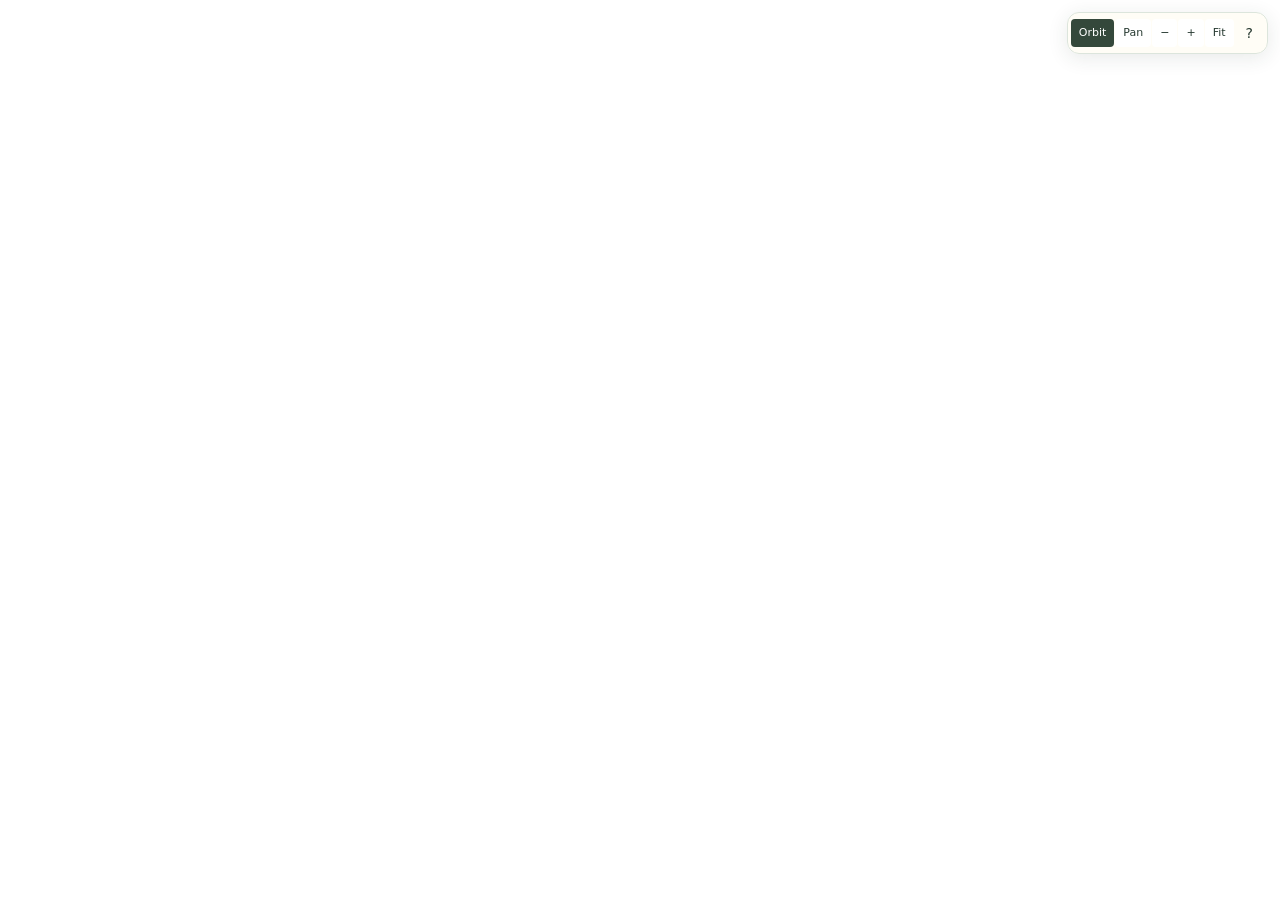
<file: index.html>
<!doctype html><html lang="en"><head><meta charset="utf-8"><meta name="viewport" content="width=device-width,initial-scale=1"><title>Penta Court · Living Courtyard</title><style>
:root{color-scheme:light}*{box-sizing:border-box}html,body{margin:0;min-height:100%;font:14px/1.5 system-ui,-apple-system,BlinkMacSystemFont,"Segoe UI",sans-serif;background:#f7f8f4;color:#294235}.boot{min-height:100dvh;display:grid;place-items:center;padding:22px}.boot-inner{max-width:410px;text-align:center}.boot b{font-size:21px}.boot p{color:#6f7d70}.track{height:3px;background:#dfe7db;border-radius:8px;overflow:hidden;margin:18px 0}.track i{display:block;height:100%;background:#6a9879;width:0%;transition:width .2s}.links a{color:#3d7256;font-size:12px;margin:0 6px}#error{color:#994e4e;font-size:13px}
</style></head><body><main class="boot"><div class="boot-inner"><b>Penta Court</b><p id="msg">Opening the 3D living courtyard…</p><div class="track"><i id="bar"></i></div><p id="error" role="alert"></p><div class="links"><a href="activities.html">Spatial activities</a><a href="Penta_Court_Viewer%20%284%29.html">Standalone 3D viewer</a></div></div></main>
<script>
(async function(){
const msg=document.getElementById('msg'),bar=document.getElementById('bar'),err=document.getElementById('error');
const base='./Penta_Court_Viewer%20%284%29.html';
const fallback='https://raw.githubusercontent.com/Memortal/Penta-Court/main/Penta_Court_Viewer%20%284%29.html';
try{
 let response=await fetch(base,{cache:'no-store'});
 if(!response.ok){msg.textContent='Trying the GitHub source…';response=await fetch(fallback,{cache:'no-store'})}
 if(!response.ok)throw Error('Model file unavailable (HTTP '+response.status+').');
 const total=Number(response.headers.get('Content-Length'))||0;let source='';
 if(response.body&&typeof TextDecoder!=='undefined'){
  const reader=response.body.getReader(),decoder=new TextDecoder();let count=0;
  for(;;){const {done,value}=await reader.read();if(done)break;count+=value.byteLength;source+=decoder.decode(value,{stream:true});
   bar.style.width=Math.min(95,total?(count/total)*95:count/26000000*90)+'%';
  }
  source+=decoder.decode();
 }else source=await response.text();
 if(!source.includes('PentaGrowth')||!source.includes('PENTA'))throw Error('Model response incomplete.');
 msg.textContent='Preparing the interactive courtyard…';bar.style.width='100%';
 source=source.replace('</style><header>','</style><link rel="stylesheet" href="immersive.css"><header>');
 const closing='</scr'+'ipt>';
 source=source.replace(closing+'</html>',closing+'<script defer src="immersive.js">'+closing+'</html>');
 document.open();document.write(source);document.close();
}catch(e){console.error('Penta Court startup failed',e);msg.textContent='The 3D model could not open.';err.textContent=e.message+' Open the activity library or try the standalone viewer.';bar.style.width='0%'}
})();
</script></body></html>
</file>
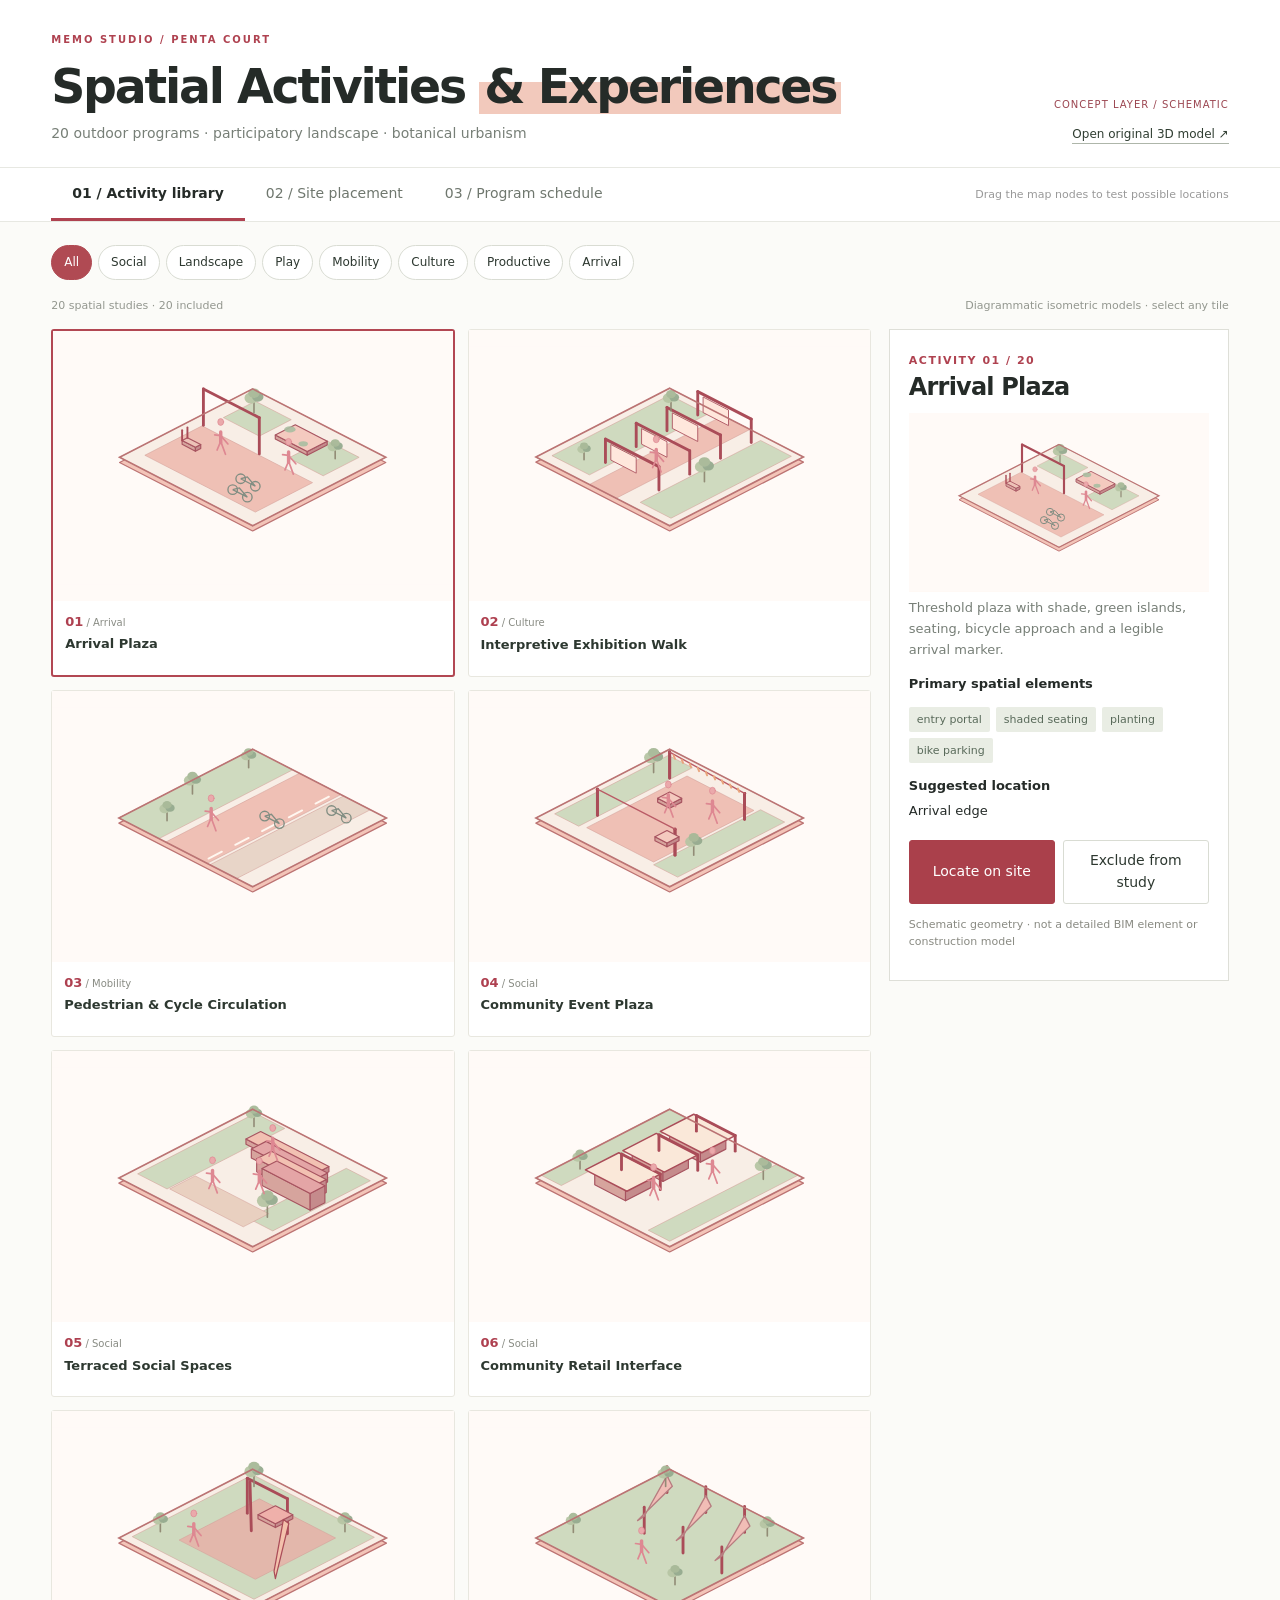
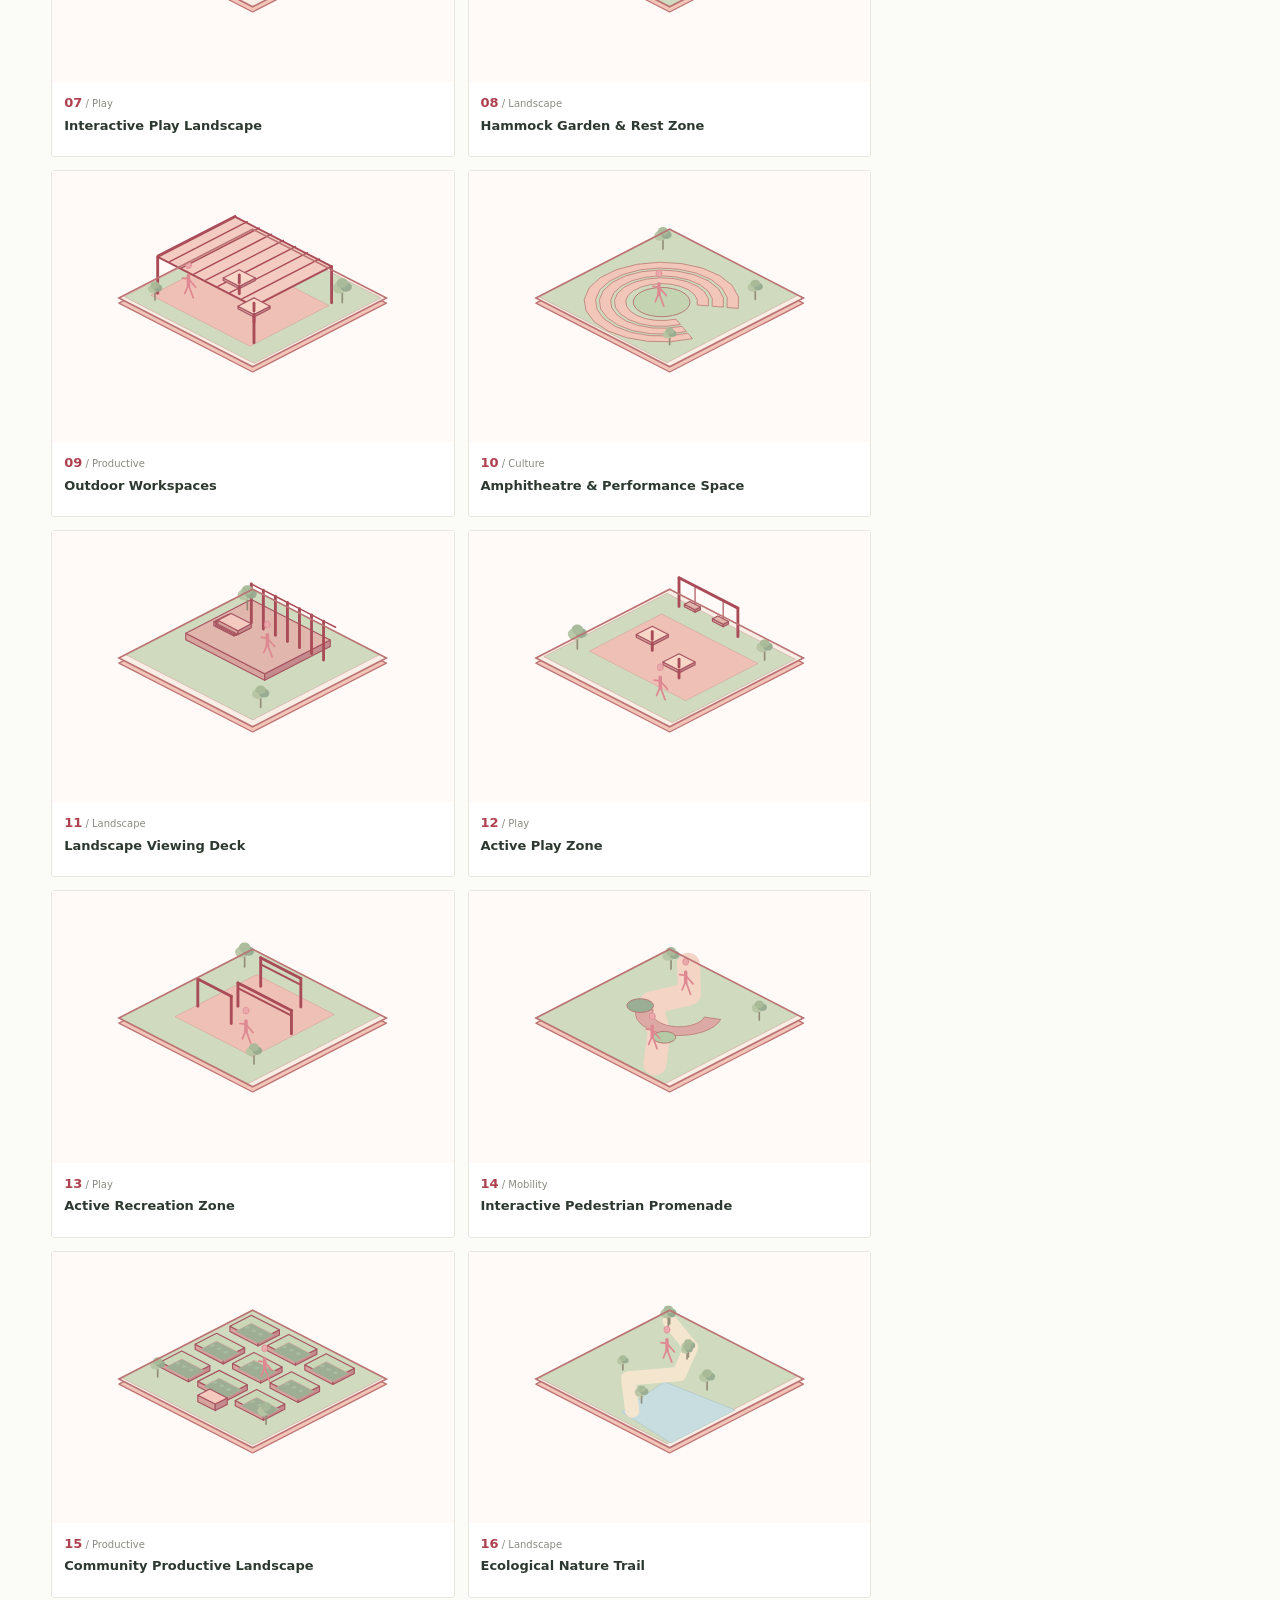
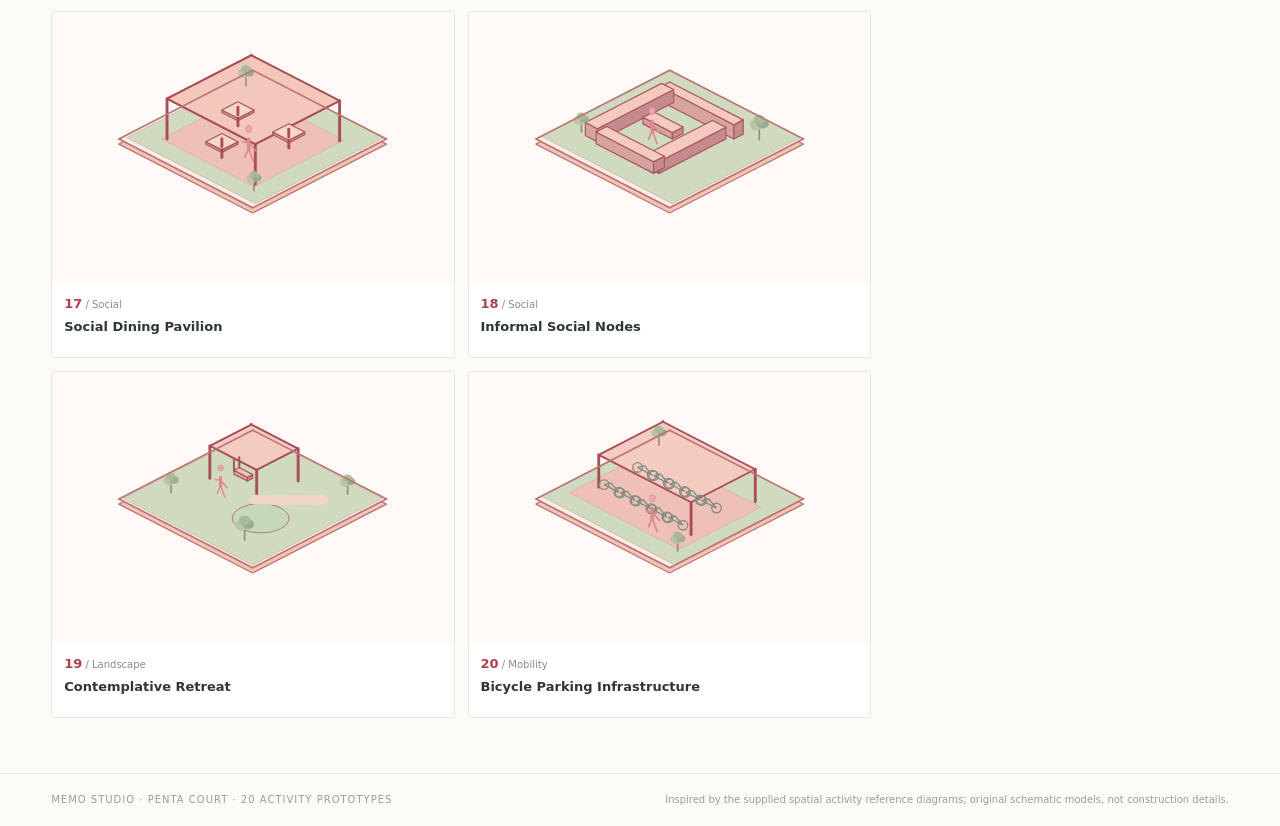
<file: activities.html>
<!doctype html>
<html lang="en">
<head>
<meta charset="utf-8"><meta name="viewport" content="width=device-width,initial-scale=1">
<title>Penta Court | Spatial Activities & Experiences</title>
<link rel="stylesheet" href="activities.css">
</head>
<body>
<header class="top">
  <div class="identity"><span class="eyebrow">MEMO STUDIO / PENTA COURT</span><h1>Spatial Activities <em>&amp; Experiences</em></h1><p>20 outdoor programs · participatory landscape · botanical urbanism</p></div>
  <div class="top-right"><div class="tag">Concept layer / schematic</div><a class="back" href="Penta_Court_Viewer%20(4).html" target="_top">Open original 3D model ↗</a></div>
</header>
<nav class="primary" aria-label="Activities workspace">
 <button type="button" class="mode active" data-mode="catalog">01 / Activity library</button>
 <button type="button" class="mode" data-mode="site">02 / Site placement</button>
 <button type="button" class="mode" data-mode="schedule">03 / Program schedule</button>
 <span class="stretch"></span><span class="nav-note">Drag the map nodes to test possible locations</span>
</nav>
<main>
<section class="pane active" id="catalog">
 <div class="filters" id="filters"></div>
 <div class="section-caption"><span id="catalog-summary">20 spatial studies</span><span>Diagrammatic isometric models · select any tile</span></div>
 <div class="workspace"><div class="tiles" id="tiles" aria-label="Activity modules"></div><aside class="inspector" id="inspector" aria-label="Selected program"></aside></div>
</section>
<section class="pane" id="site">
 <div class="sitehead"><div><span class="eyebrow">660 × 660 FT / SITE STRATEGY</span><h2>Experience network</h2><p>Conceptual siting study. Drag a colored node to reposition it. Locations do not modify the underlying BIM geometry.</p></div><div class="sitecontrols"><button type="button" id="reset-placement">Reset placement</button><button type="button" id="download-placement" class="red">Export placement JSON</button></div></div>
 <div class="map-layout"><div class="map-card"><div id="site-map" class="map-area"></div><div class="map-foot"><span><i class="circle pink"></i> Built activity</span><span><i class="circle green"></i> Ecological / planting</span><span>Dashed boundary = site study only</span></div></div><aside id="map-inspector" class="map-inspector"></aside></div>
</section>
<section class="pane" id="schedule">
 <div class="sitehead"><div><span class="eyebrow">DESIGN RECORDS</span><h2>Activity schedule</h2><p>A conceptual program schedule. Areas, access, structure and lighting must be developed and coordinated before BIM documentation.</p></div><button type="button" id="download-schedule" class="red">Export schedule CSV</button></div>
 <div class="schedule-stats" id="schedule-stats"></div>
 <div class="table-scroll"><table><thead><tr><th>ID</th><th>Activity</th><th>Category</th><th>Suggested zone</th><th>Key components</th><th>In study</th></tr></thead><tbody id="program-rows"></tbody></table></div>
</section>
</main>
<footer>MEMO STUDIO · PENTA COURT · 20 ACTIVITY PROTOTYPES <span>Inspired by the supplied spatial activity reference diagrams; original schematic models, not construction details.</span></footer>
<script src="activities.js" defer></script>
</body></html>
</file>
<file: immersive.css>
/* MEMO Studio · Penta Court immersive viewer — preserves existing BIM & controls */
html,body{height:100%;overflow:hidden}
body{background:#edf0eb!important;color:#273a31}
header,#top-tabs{display:none!important}
main{display:block!important;height:100dvh!important;position:relative!important;overflow:hidden!important}
main>aside{display:none!important;position:absolute!important;top:68px!important;left:12px!important;width:min(310px,calc(100vw - 24px))!important;height:auto!important;max-height:calc(100dvh - 84px)!important;z-index:100!important;padding:16px!important;border:1px solid #dce4db!important;border-radius:16px!important;background:#fffefa!important;box-shadow:0 12px 38px #263c302f!important;overflow-y:auto!important}
body.pc-show-aside main>aside{display:block!important}
main>.viewport{position:absolute!important;inset:0!important;display:block!important;width:100%!important;height:100%!important;overflow:hidden!important;background:white!important}
#view{width:100%!important;height:100%!important}
.hud,.foot,#nav-hint{display:none!important}
.zoom{right:12px!important;top:12px!important;padding:3px!important;gap:1px!important;z-index:50!important;border:1px solid #dce5dc!important;border-radius:12px!important;background:#fffdf6ed!important;box-shadow:0 4px 20px #263c301b!important}
.zoom button{padding:6px 8px!important;min-width:25px!important;font-size:11px!important}
#pc-ui{position:absolute;z-index:65;inset:10px 196px auto 12px;display:flex;align-items:center;gap:7px;pointer-events:none;min-height:45px}
#pc-brand,#pc-controls{background:#fffcf4ee;border:1px solid #dde5dc;backdrop-filter:blur(12px);box-shadow:0 5px 22px #24352a16;pointer-events:auto}
#pc-brand{display:flex;align-items:center;gap:8px;border-radius:12px;padding:8px 11px;flex-shrink:0;white-space:nowrap;color:#294337}
#pc-brand .pc-mark{width:24px;height:24px;border-radius:7px;background:#46715b;color:white;display:grid;place-items:center;font-weight:750;font-size:10px}
#pc-brand strong{font-size:12px;letter-spacing:.02em}
#pc-controls{display:flex;gap:3px;align-items:center;min-width:0;border-radius:12px;padding:3px;overflow-x:auto;scrollbar-width:none}
#pc-controls::-webkit-scrollbar{display:none}
#pc-controls button,#pc-controls select,#pc-controls a{font-size:11px;font-weight:550;border:0;border-radius:8px;padding:8px 10px;color:#31483a;background:transparent;text-decoration:none;white-space:nowrap;cursor:pointer}
#pc-controls button:hover,#pc-controls select:hover,#pc-controls a:hover{background:#e8eee7}
#pc-controls .pc-on{background:#e3eee3;color:#256145}
#pc-controls select{max-width:125px;appearance:auto}
#pc-trail{position:absolute;z-index:50;bottom:14px;left:14px;display:flex;align-items:center;gap:7px;padding:8px 11px;background:#fffdf5db;border:1px solid #e3e8df;border-radius:11px;backdrop-filter:blur(8px);font-size:11px;color:#516459;pointer-events:none}
#pc-trail .pc-dot{width:7px;height:7px;border-radius:50%;background:#46966c;box-shadow:0 0 0 4px #69b78923}
#pc-sidebar-close{width:100%;margin-bottom:10px!important;background:#e8eee8!important;border-radius:8px!important;text-align:left!important;border-color:#e0e8de!important}
body.pc-show-aside #pc-toggle{background:#dce9df!important}
@media(max-width:900px){#pc-ui{right:92px}.zoom{max-width:85px;flex-wrap:wrap}.zoom #nav-pan,.zoom #nav-orbit,.zoom .nav-help{display:none!important}}
@media(max-width:640px){#pc-ui{inset:7px 8px auto 8px;flex-wrap:wrap;gap:5px}#pc-brand{padding:6px 9px}#pc-controls{max-width:calc(100vw - 16px);width:100%;padding:2px}#pc-controls button,#pc-controls select,#pc-controls a{padding:7px;font-size:11px}.zoom{top:auto!important;right:10px!important;bottom:10px!important;max-width:none!important}.zoom #nav-pan,.zoom #nav-orbit,.zoom .nav-help{display:none!important}#pc-trail{bottom:55px;left:10px;font-size:10px}main>aside{top:93px!important;max-height:calc(100dvh - 115px)!important}}
</file>
<file: activities.css>
:root{--ink:#252b28;--rose:#af4250;--salmon:#eab3ae;--soft:#fff2ec;--sage:#8b9b7f;--paper:#fbfbf8;--line:#e7e8e2;--muted:#7f827d}*{box-sizing:border-box}html{scroll-behavior:smooth}body{margin:0;background:var(--paper);color:var(--ink);font:14px/1.55 Inter,ui-sans-serif,system-ui,-apple-system,BlinkMacSystemFont,"Segoe UI",sans-serif}button{cursor:pointer}button,a{font:inherit}button:focus-visible,a:focus-visible{outline:3px solid #2e7880;outline-offset:3px}button{border:1px solid #d9dcd3;background:white;color:#2d3830;padding:9px 14px;border-radius:3px}button:hover{background:#fcf0ed}h1,h2,p{margin-top:0}.top{padding:28px clamp(22px,4vw,72px) 23px;display:flex;justify-content:space-between;gap:22px;align-items:end;background:white;border-bottom:1px solid var(--line)}.eyebrow{font-size:10px;letter-spacing:2px;font-weight:700;color:var(--rose)}h1{font-size:clamp(28px,3.7vw,49px);font-weight:750;letter-spacing:-2.2px;line-height:1.1;margin:11px 0 10px}h1 em{font-style:normal;background:linear-gradient(transparent 42%,#f2c9bc 42%);padding:0 5px}p{color:#777f77}.top p{margin:0}.top-right{text-align:right;display:flex;flex-direction:column;align-items:end;gap:12px}.tag{color:#9b4550;text-transform:uppercase;letter-spacing:1px;font-size:10px}.back{color:#303e32;text-decoration:none;border-bottom:1px solid #aeb6aa;font-size:12px}.primary{display:flex;align-items:center;padding:0 clamp(16px,4vw,72px);background:white;border-bottom:1px solid var(--line);gap:0;overflow-x:auto}.primary .mode{background:none;border:0;border-radius:0;border-bottom:3px solid transparent;padding:15px 21px 13px;white-space:nowrap;color:#6f776e}.primary .mode.active{border-color:var(--rose);color:var(--ink);font-weight:700}.stretch{flex:1}.nav-note{white-space:nowrap;color:#999;font-size:11px}.pane{display:none;padding:23px clamp(16px,4vw,72px) 55px}.pane.active{display:block}.filters{display:flex;gap:6px;flex-wrap:wrap}.filters button{padding:7px 12px;font-size:12px;border-radius:25px}.filters button.active{background:#b04a53;color:#fff;border-color:#b04a53}.section-caption{display:flex;justify-content:space-between;gap:14px;font-size:11px;color:#93978f;margin:17px 0 15px}.workspace{display:grid;grid-template-columns:minmax(0,1fr) 340px;gap:18px;align-items:start}.tiles{display:grid;grid-template-columns:repeat(3,minmax(0,1fr));gap:13px}.tile{border:1px solid #e8e7df;background:white;display:block;padding:0;text-align:left;transition:border-color .15s,box-shadow .15s;min-width:0}.tile:hover{border-color:#ce8d88;box-shadow:0 4px 18px #452d1c10}.tile.selected{border:2px solid #b24753}.tile .image{background:#fffaf7;aspect-ratio:1.48;display:grid;place-items:center;overflow:hidden}.tile svg{width:100%;height:100%}.tile-footer{padding:10px 12px 12px;min-height:74px}.tile-number{color:#ae4050;font-weight:800;font-size:13px}.tile-title{display:block;font-size:13px;font-weight:700;line-height:1.35;margin-top:3px}.tile-cat{font-size:10px;color:#888b83}.inspector,.map-inspector{position:sticky;top:12px;border:1px solid #dedfd8;background:white;padding:19px;max-height:calc(100dvh - 160px);overflow:auto}.inspector svg{width:100%;background:#fff9f5}.inspector h2,.map-inspector h2{font-size:24px;line-height:1.15;letter-spacing:-.8px;margin:4px 0 11px}.inspector .feature-num{color:var(--rose);font-size:11px;font-weight:750;letter-spacing:1.5px}.details{font-size:13px;line-height:1.6}.details strong{display:block;margin:13px 0 5px}.tags{display:flex;flex-wrap:wrap;gap:6px;margin:12px 0}.tags span{padding:4px 8px;border-radius:2px;background:#e9ede4;color:#596a5a;font-size:11px}.status{font-size:11px;color:#898a82;margin-top:12px}.red{background:#aa404b;color:#fff;border-color:#aa404b}.red:hover{background:#923843}.smallbuttons{display:grid;grid-template-columns:1fr 1fr;gap:8px;margin-top:18px}.sitehead{display:flex;justify-content:space-between;gap:25px;align-items:center;margin:12px 0 20px}.sitehead h2{font-size:32px;font-weight:750;letter-spacing:-1.3px;margin:6px 0 7px}.sitehead p{max-width:700px;margin:0;font-size:13px}.sitecontrols{display:flex;gap:8px}.map-layout{display:grid;grid-template-columns:minmax(0,1fr) 290px;gap:20px}.map-card{background:white;border:1px solid var(--line);overflow:hidden}.map-area{min-height:490px;height:min(69vh,700px);padding:10px;display:grid;place-items:center}.map-area svg{width:100%;height:100%;max-height:100%;touch-action:none;user-select:none}.map-area [data-marker]{cursor:grab}.map-area [data-marker]:active{cursor:grabbing}.map-area [data-marker]:focus-visible circle{stroke-width:5}.map-foot{display:flex;gap:20px;flex-wrap:wrap;padding:12px 17px;border-top:1px solid var(--line);color:#8c9188;font-size:11px}.circle{display:inline-block;width:9px;height:9px;border-radius:100%;margin-right:4px}.circle.pink{background:#c76a79}.circle.green{background:#819781}.map-inspector{max-height:none}.map-inspector .diagram{width:100%;height:205px;background:#fffaf7}.map-inspector .diagram svg{width:100%;height:100%}.schedule-stats{display:flex;gap:25px;padding:20px 0;margin-bottom:15px;border-top:1px solid var(--line);border-bottom:1px solid var(--line)}.schedule-stats b{font-size:29px;display:block}.schedule-stats span{font-size:10px;text-transform:uppercase;letter-spacing:1px;color:#84877e}.table-scroll{width:100%;overflow:auto}table{border-collapse:collapse;background:white;width:100%;min-width:850px}th{text-align:left;font-size:10px;text-transform:uppercase;letter-spacing:1px;color:#767d75;background:#f0f2eb}th,td{padding:12px 13px;border-bottom:1px solid #e9e9e4;vertical-align:top}td{font-size:12px}td:first-child{color:var(--rose);font-weight:750}input[type=checkbox]{accent-color:#a84451}footer{padding:18px clamp(16px,4vw,72px);font-size:10px;letter-spacing:1px;color:#9b9d95;border-top:1px solid var(--line);display:flex;justify-content:space-between;gap:20px}footer span{letter-spacing:0}@media(max-width:1350px){.tiles{grid-template-columns:repeat(2,minmax(0,1fr))}}@media(max-width:1000px){.workspace{grid-template-columns:1fr}.inspector{position:static;max-height:none}.tiles{grid-template-columns:repeat(3,minmax(0,1fr))}.map-layout{grid-template-columns:1fr}.map-inspector{position:static}.nav-note{display:none}}@media(max-width:700px){.top{padding:24px 18px 17px;align-items:start;flex-direction:column}.top-right{align-items:start}.primary{padding:0 8px}.primary .mode{padding:12px 11px;font-size:12px}.tiles{grid-template-columns:repeat(2,minmax(0,1fr));gap:9px}.tile .image{aspect-ratio:1.16}.tile-footer{padding:8px;min-height:82px}.tile-title{font-size:12px}.section-caption span:last-child{display:none}.sitehead{align-items:start;flex-direction:column}.sitecontrols{width:100%}.sitecontrols button{flex:1}.map-area{min-height:340px;height:380px}footer{flex-direction:column}.schedule-stats{flex-wrap:wrap}}
</file>
